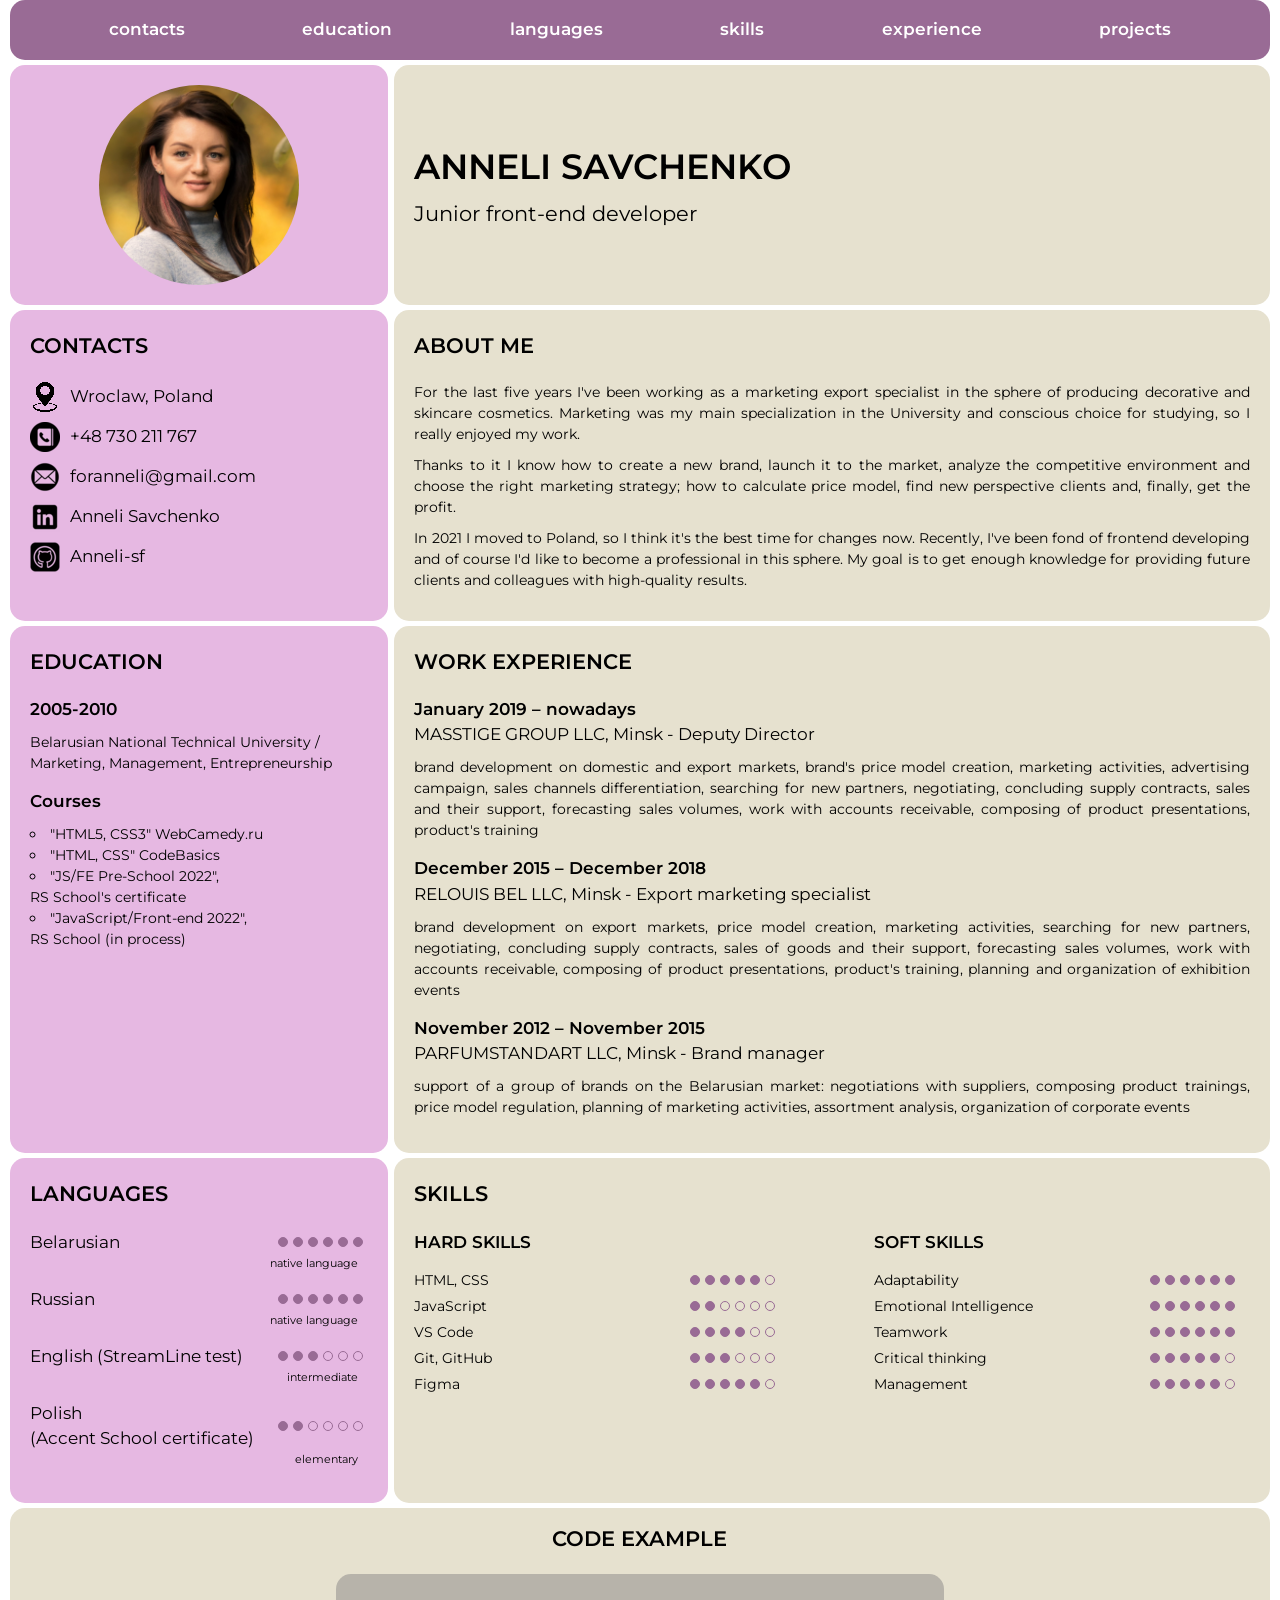
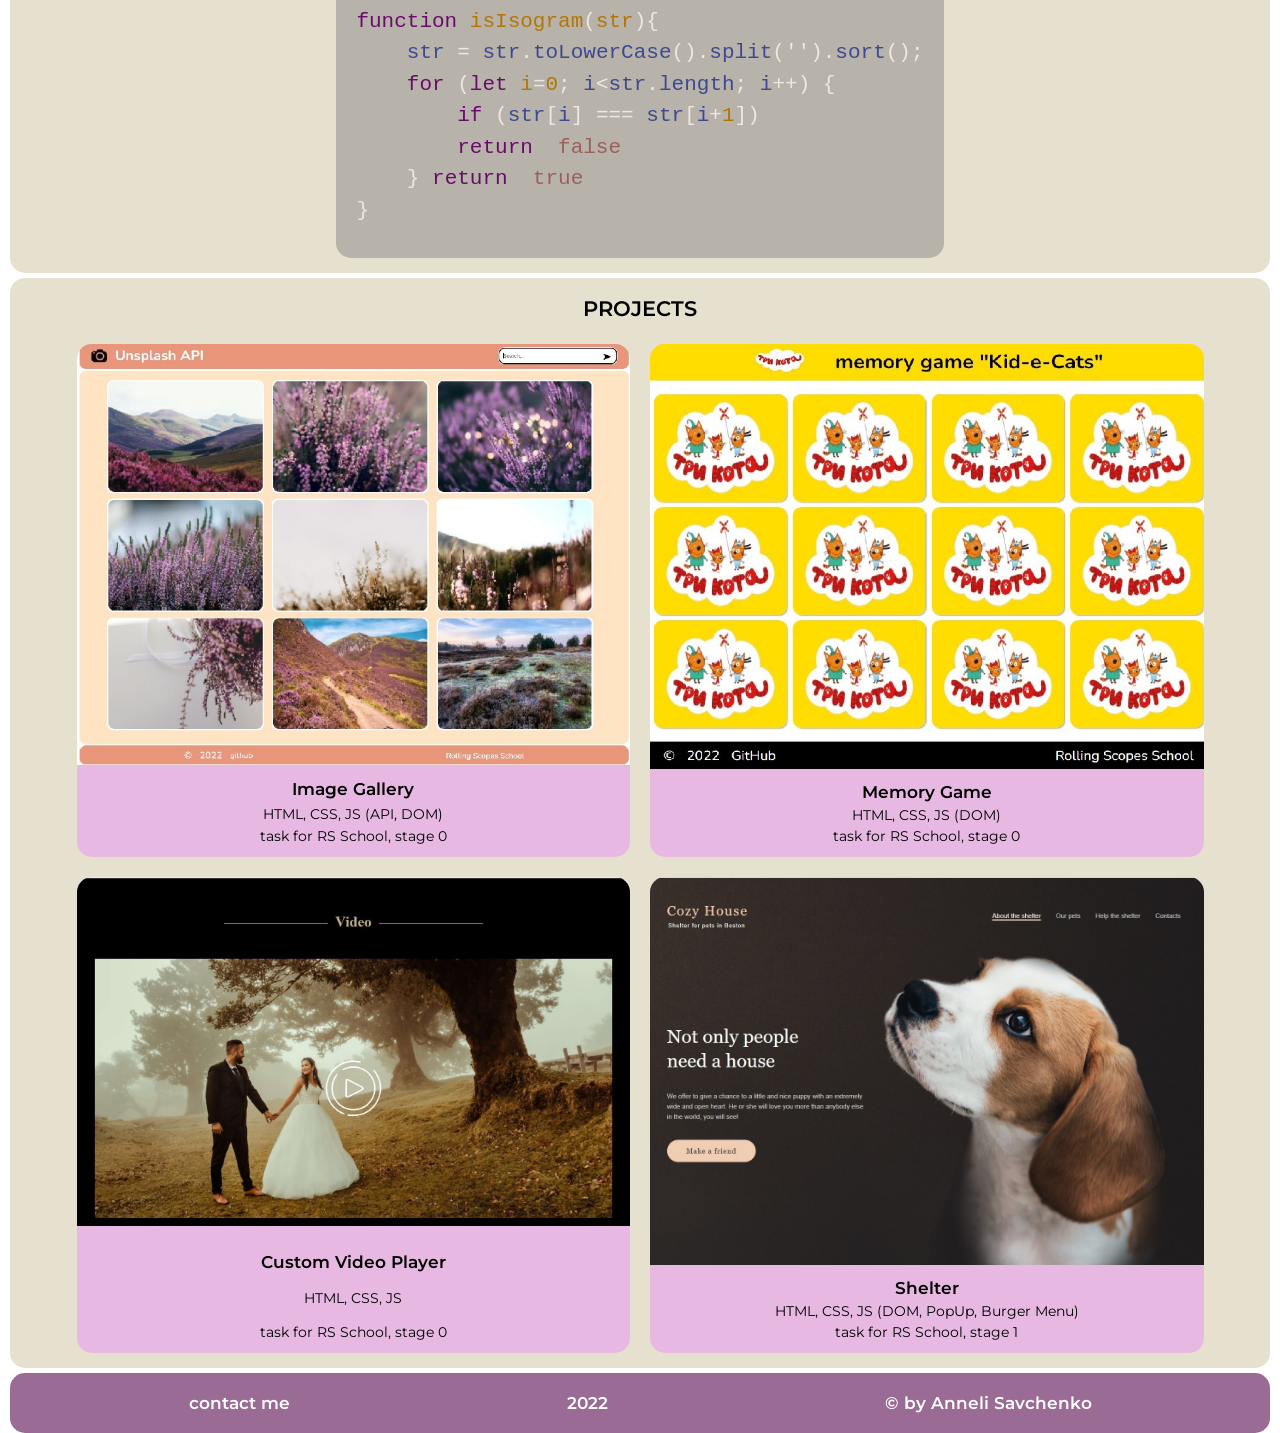
<file: index.html>
<!DOCTYPE html>
<html lang="en">
<head>
    <meta charset="UTF-8">
    <meta http-equiv="X-UA-Compatible" content="IE=edge">
    <meta name="viewport" content="width=device-width, initial-scale=1.0">
    <title>Anneli Savchenko</title>

    <link rel="preconnect" href="https://fonts.googleapis.com">
    <link rel="preconnect" href="https://fonts.gstatic.com" crossorigin>
    <link href="https://fonts.googleapis.com/css2?family=Montserrat:ital,wght@0,300;0,400;0,600;0,700;0,900;1,300;1,400;1,600;1,700;1,900&display=swap" rel="stylesheet">
    
    <link rel="stylesheet" href="./normalize.css">
    <link rel="stylesheet" href="./styles.css">
    <link rel="stylesheet" href="./media.css">

    
</head>
<body>
    <!--HEADER-->
    <header class="header">
        <div class="wrapper">
            <nav class="header-nav">

                <div class="burger-button">
                    <span></span>
                </div>

                <div class="burger-menu">
                    <ul class="header-items">
                        <li class="header-item"> <a href="#contacts">contacts</a> </li>
                        <li class="header-item"> <a href="#education">education</a> </li>
                        <li class="header-item"> <a href="#languages">languages</a> </li>
                        <li class="header-item"> <a href="#skills">skills</a> </li>
                        <li class="header-item"> <a href="#experience">experience</a> </li>
                        <li class="header-item"> <a href="#projects">projects</a> </li>
                    </ul>
                </div>
                

                
            </nav>

            
        </div>
    </header>

    <!--MAIN-->
    <main class="main">
        <div class="wrapper">
            <div class="main-info">
                <!--PROFILE-->
                <section class="profile section">
                    <div class="profile-photo article-left">
                        <img class="photo" src="./assets/photo/0X3A1362.jpg" alt="photo">
                    </div>
                    <div class="profile-position article-right">
                        <h1 class="name">ANNELI SAVCHENKO</h1>
                        <h2 class="position">Junior front-end developer</h2>
                    </div>
                </section>

                <!--ABOUT-->
                <section class="about section">
                    <div class="about-contacts article-left" id="contacts">
                        <h3 class="contacts-title title">CONTACTS</h3>
                        <div class="contacts-items">
                            <div class="contacts-item">
                                <div class="contacts-logo"><img src="./assets/icons/location.png" alt="location"></div>
                                <div class="contacts-text"><a href="https://www.google.ru/maps/place/%D0%A0%D1%8B%D0%BD%D0%BE%D1%87%D0%BD%D0%B0%D1%8F+%D0%BF%D0%BB%D0%BE%D1%89%D0%B0%D0%B4%D1%8C/@51.1269942,16.8517807,11z/data=!4m13!1m7!3m6!1s0x470fe9c2d4b58abf:0xb70956aec205e0f5!2z0JLRgNC-0YbQu9Cw0LI!3b1!8m2!3d51.1078852!4d17.0385376!3m4!1s0x470e40c57467f87b:0xe72be8d8d320d5d8!8m2!3d51.1103736!4d17.0310308" target="_blank">Wroclaw, Poland</a></div>
                            </div>
                            <div class="contacts-item">
                                <div class="contacts-logo"><img src="./assets/icons/phone.png" alt="phone"></div>
                                <div class="contacts-text"><a href="tel:+48730211767" target="_blank">+48 730 211 767</a></div>
                            </div>
                            <div class="contacts-item">
                                <div class="contacts-logo"><img src="./assets/icons/mail.png" alt="mail"></div>
                                <div class="contacts-text"><a href="mailto:foranneli@gmail.com" target="_blank">foranneli@gmail.com</a></div>
                            </div>
                            <div class="contacts-item">
                                <div class="contacts-logo"><img src="./assets/icons/linkedin.png" alt="linkedin"></div>
                                <div class="contacts-text"><a href="https://www.linkedin.com/feed/" target="_blank">Anneli Savchenko</a></div>
                            </div>
                            <div class="contacts-item">
                                <div class="contacts-logo"><img src="./assets/icons/github.png" alt="github"></div>
                                <div class="contacts-text"><a href="https://github.com/Anneli-sf" target="_blank">Anneli-sf</a></div>
                            </div>
                        </div>
                    </div>
                    <div class="about-me article-right">
                        <h3 class="about-title title">ABOUT ME</h3>
                        <p>For the last five years I've been working as a marketing export specialist in the sphere of producing decorative and skincare cosmetics. Marketing was my main specialization in the University and conscious choice for studying, so I really enjoyed my work.</p>
                        <p>Thanks to it I know how to create a new brand, launch it to the market, analyze the competitive environment and choose the right marketing strategy; how to calculate price model, find new perspective clients and, finally, get the profit.</p>
                        <p>In 2021 I moved to Poland, so I think it's the best time for changes now. Recently, I've been fond of frontend developing and of course I'd like to become a professional in this sphere. My goal is to get enough knowledge for providing future clients and colleagues with high-quality results.</p>
                    </div>
                </section>

                <!--EXPERIENCE-->
                <section class="experience section">
                    <div class="experience-education article-left" id="education">
                        <h3 class="education-title title">EDUCATION</h3>

                        <div class="education-item">
                            <h4 class="education-list-title">2005-2010</h4>
                            <p>Belarusian National Technical University / Marketing, Management, Entrepreneurship</p>
                        </div>
                        
                        <div class="education-item">
                            <h4 class="education-list-title">Courses</h4>
                        <ul>
                            <li>"HTML5, CSS3" <a href="https://webcademy.ru/index.html#free" target="_blank">WebCamedy.ru</a></li>
                            <li>"HTML, CSS" <a href="https://ru.code-basics.com/languages/html" target="_blank">CodeBasics</a></li>
                            <li>"JS/FE Pre-School 2022", <a href="https://app.rs.school/certificate/587qu66c" target="_blank">RS School's certificate</a> </li>
                            <li>"JavaScript/Front-end 2022", <a href="https://rollingscopes.com/" target="_blank">RS School (in process)</a></li>
                        </ul>
                        </div>
                        
                    </div>

                    <div class="experience-work article-right" id="experience">
                        <h3 class="work-title title">WORK EXPERIENCE</h3>
                        <div class="work-item">
                            <h4 class="work-item-title">January 2019 – nowadays</h4>
                            <h4 class="work-item-title company">MASSTIGE GROUP LLC, Minsk - Deputy Director</h4>
                            <p>brand development on domestic and export markets, brand's price model creation, marketing activities, advertising campaign,  sales channels differentiation, searching for new partners, negotiating, concluding supply contracts, sales and their support,  
                                forecasting sales volumes, work with accounts receivable, composing of product presentations, product's training
                            </p>
                        </div>

                        <div class="work-item">
                            <h4 class="work-item-title">December 2015 – December 2018</h4>
                            <h4 class="work-item-title company">RELOUIS BEL LLC, Minsk - Export marketing specialist</h4>
                            <p>brand development on export markets, price model creation, marketing activities, searching for new partners, negotiating, concluding supply contracts, sales of goods and their support, forecasting sales volumes, work with accounts receivable, composing of product presentations, 
                                product's training, planning and  organization of exhibition events
                            </p>
                        </div>

                        <div class="work-item">
                            <h4 class="work-item-title">November 2012 – November 2015</h4>
                            <h4 class="work-item-title company">PARFUMSTANDART LLC, Minsk - Brand manager</h4>
                            <p>support of a group of brands on the Belarusian market: negotiations with suppliers, composing product trainings, price model regulation, planning of marketing activities, assortment analysis, organization of  corporate events 
                            </p>
                        </div>
                        
                    </div>
                </section>

                <!--SKILLS-->
                <section class="skills section">
                    <div class="skills-languages article-left" id="languages">
                        <h3 class="languages-title title">LANGUAGES</h3>
                        <div class="languages-items">
                            <div class="languages-item">
                                <p>Belarusian</p>
                                <ul class="list">
                                    <li class="list-item"></li>
                                    <li class="list-item"></li>
                                    <li class="list-item"></li>
                                    <li class="list-item"></li>
                                    <li class="list-item"></li>
                                    <li class="list-item"></li>
                                </ul>
                            </div>
                            <div class="languages-item level">
                                <p>native language</p>
                            </div>
                        </div>

                        <div class="languages-items">
                            <div class="languages-item">
                                <p>Russian</p>
                                <ul class="list">
                                    <li class="list-item"></li>
                                    <li class="list-item"></li>
                                    <li class="list-item"></li>
                                    <li class="list-item"></li>
                                    <li class="list-item"></li>
                                    <li class="list-item"></li>
                                </ul>
                            </div>
                            <div class="languages-item level">
                                <p>native language</p>
                            </div>
                        </div>

                        <div class="languages-items">
                            <div class="languages-item">
                                <p>English (<a href="https://test.str.by/">StreamLine test</a>)</p>
                                <ul class="list">
                                    <li class="list-item"></li>
                                    <li class="list-item"></li>
                                    <li class="list-item"></li>
                                    <li class="list-item list-uncolored"></li>
                                    <li class="list-item list-uncolored"></li>
                                    <li class="list-item list-uncolored"></li>
                                </ul>
                            </div>
                            <div class="languages-item level">
                                <p>intermediate</p>
                            </div>
                        </div>

                        <div class="languages-items">
                            <div class="languages-item">
                                <p>Polish <a href="https://drive.google.com/file/d/163tl5SGwzb0Jtz5nAN6iJQBbVNNyXQbM/view?usp=sharing">(Accent School certificate)</a> </p>
                                <ul class="list">
                                    <li class="list-item"></li>
                                    <li class="list-item"></li>
                                    <li class="list-item list-uncolored"></li>
                                    <li class="list-item list-uncolored"></li>
                                    <li class="list-item list-uncolored"></li>
                                    <li class="list-item list-uncolored"></li>
                                </ul>
                            </div>
                            <div class="languages-item level">
                                <p>elementary</p>
                            </div>
                        </div>
                        
                    </div>

                    <div class="skills-items article-right" id="skills">
                        <h3 class="skills-title title">SKILLS</h3>

                        <div class="skills-section">
                            <div class="skills-section-hard">
                                <h4 class="skills-section-title">HARD SKILLS</h4>
                                
                                <ul class="skills-list">
                                    <li class="skills-list-item">
                                        <p>HTML, CSS</p>
                                        <ul class="list">
                                            <li class="list-item"></li>
                                            <li class="list-item"></li>
                                            <li class="list-item"></li>
                                            <li class="list-item"></li>
                                            <li class="list-item"></li>
                                            <li class="list-item list-uncolored"></li>
                                        </ul>   
                                    </li>
                                    <li class="skills-list-item">
                                        <p>JavaScript</p>
                                        <ul class="list">
                                            <li class="list-item"></li>
                                            <li class="list-item"></li>
                                            <li class="list-item list-uncolored"></li>
                                            <li class="list-item list-uncolored"></li>
                                            <li class="list-item list-uncolored"></li>
                                            <li class="list-item list-uncolored"></li>
                                        </ul> 
                                    </li>
                                    <li class="skills-list-item">
                                        <p>VS Code</p>
                                        <ul class="list">
                                            <li class="list-item"></li>
                                            <li class="list-item"></li>
                                            <li class="list-item"></li>
                                            <li class="list-item"></li>
                                            <li class="list-item list-uncolored"></li>
                                            <li class="list-item list-uncolored"></li>
                                        </ul> 
                                    </li>
                                    <li class="skills-list-item">
                                        <p>Git, GitHub</p>
                                        <ul class="list">
                                            <li class="list-item"></li>
                                            <li class="list-item"></li>
                                            <li class="list-item"></li>
                                            <li class="list-item list-uncolored"></li>
                                            <li class="list-item list-uncolored"></li>
                                            <li class="list-item list-uncolored"></li>
                                        </ul> 
                                    </li>
                                   
                                    <li class="skills-list-item">
                                        <p>Figma</p>
                                        <ul class="list">
                                            <li class="list-item"></li>
                                            <li class="list-item"></li>
                                            <li class="list-item"></li>
                                            <li class="list-item"></li>
                                            <li class="list-item"></li>
                                            <li class="list-item list-uncolored"></li>
                                        </ul> 
                                    </li>
                                                                   
                                </ul>
                            </div>

                            <div class="skills-section-soft">
                                <h4 class="skills-section-title">SOFT SKILLS</h4>
                                
                                <ul class="skills-list">
                                    <li class="skills-list-item">
                                        <p>Adaptability</p>
                                        <ul class="list">
                                            <li class="list-item"></li>
                                            <li class="list-item"></li>
                                            <li class="list-item"></li>
                                            <li class="list-item"></li>
                                            <li class="list-item"></li>
                                            <li class="list-item"></li>
                                        </ul>   
                                    </li>
                                    <li class="skills-list-item">
                                        <p>Emotional Intelligence</p>
                                        <ul class="list">
                                            <li class="list-item"></li>
                                            <li class="list-item"></li>
                                            <li class="list-item"></li>
                                            <li class="list-item"></li>
                                            <li class="list-item"></li>
                                            <li class="list-item"></li>
                                        </ul> 
                                    </li>
                                    <li class="skills-list-item">
                                        <p>Teamwork</p>
                                        <ul class="list">
                                            <li class="list-item"></li>
                                            <li class="list-item"></li>
                                            <li class="list-item"></li>
                                            <li class="list-item"></li>
                                            <li class="list-item"></li>
                                            <li class="list-item"></li>
                                        </ul> 
                                    </li>
                                    <li class="skills-list-item">
                                        <p>Critical thinking</p>
                                        <ul class="list">
                                            <li class="list-item"></li>
                                            <li class="list-item"></li>
                                            <li class="list-item"></li>
                                            <li class="list-item"></li>
                                            <li class="list-item"></li>
                                            <li class="list-item list-uncolored"></li>
                                        </ul> 
                                    </li>
                                    <li class="skills-list-item">
                                        <p>Management</p>
                                        <ul class="list">
                                            <li class="list-item"></li>
                                            <li class="list-item"></li>
                                            <li class="list-item"></li>
                                            <li class="list-item"></li>
                                            <li class="list-item"></li>
                                            <li class="list-item list-uncolored"></li>
                                        </ul> 
                                    </li>
                                                            
                                </ul>
                            </div>
                            
                        </div>

                    </div>
                </section>

                <!--CODE-->
                <section class="code section" id="code">
                    
                    <div class="code-example">
                        <h3 class="code-title title">CODE EXAMPLE</h3>
                        <div class="code-example-wrapper">
<pre>
<code>
<span class="violet">function </span><span class="orange">isIsogram</span>(<span class="orange">str</span>){ 
    <span class="blue">str</span> = <span class="blue">str</span>.<span class="blue">toLowerCase</span>().<span class="blue">split</span>('').<span class="blue">sort</span>();
    <span class="violet">for </span>(<span class="violet">let </span><span class="orange">i</span>=<span class="orange">0</span>; <span class="blue">i</span>&lt<span></span><span class="blue">str</span>.<span class="blue">length</span>; <span class="blue">i</span>++) {
        <span class="violet">if </span>(<span class="blue">str</span>[<span class="blue">i</span>] === <span class="blue">str</span>[<span class="blue">i</span>+<span class="orange">1</span>])
        <span class="violet">return </span> <span class="red">false</span>
    } <span class="violet">return </span> <span class="red">true</span>
}                            
</code>
</pre>
                        </div>                       
                    </div>
                </section>

                <!--PROJECTS-->
                <section class="projects section" id="projects">
                    <h3 class="projects-title title">PROJECTS</h3>
                    <div class="projects-items">
                       
                        <div class="projects-item">
                            <a href="https://rolling-scopes-school.github.io/anneli-sf-JSFEPRESCHOOL/imagegallery/" target="_blank">
                                <img src="./assets/projects/imagegallery.jpg" alt="imagegallery">
                            </a>
                            <h3 class="project-item-title">Image Gallery</h3>
                            <p>HTML, CSS, JS (API, DOM)</p>
                            <p>task for RS School, stage 0</p>

                        </div>

                        <div class="projects-item">
                            <a href="https://rolling-scopes-school.github.io/anneli-sf-JSFEPRESCHOOL/memorygame/" target="_blank">
                                <img src="./assets/projects/memorygame.jpg" alt="memorygame">
                            </a>
                            <h3 class="project-item-title">Memory Game</h3>
                            <p>HTML, CSS, JS (DOM)</p>
                            <p>task for RS School, stage 0</p>
                        </div>

                        <div class="projects-item">
                            <a href="https://rolling-scopes-school.github.io/anneli-sf-JSFEPRESCHOOL/portfolio/customvideo/" target="_blank">
                                <img src="./assets/projects/customvideoplayer.jpg" alt="videoplayer">
                            </a>
                            <h3 class="project-item-title">Custom Video Player</h3>
                            <p>HTML, CSS, JS</p>
                            <p>task for RS School, stage 0</p>
                        </div>

                        <div class="projects-item">
                            <a href="https://rolling-scopes-school.github.io/anneli-sf-JSFE2022Q1/shelter/pages/main/index.html" target="_blank">
                                <img src="./assets/projects/shelter.jpg" alt="shelter">
                            </a>
                            <h3 class="project-item-title">Shelter</h3>
                            <p>HTML, CSS, JS (DOM, PopUp, Burger Menu)</p>
                            <p>task for RS School, stage 1</p>
                        </div>
                        
                    </div>
                </section>
                
            </div>
        </div>
    </main>

    <!--FOOTER-->
    <footer class="footer">
        <div class="wrapper">
            <nav class="footer-nav">
                <ul class="footer-items">
                    <li class="footer-item"> <a href="mailto:foranneli@gmail.com" target="_blank">contact me</a> </li>
                    <li class="footer-item"> 2022 </li>
                    <li class="footer-item"> &#169 by Anneli Savchenko </li>
                </ul>
            </nav>
        </div>
    </footer>

    <script src="./script.js"></script>

</body>
</html>
</file>
<file: styles.css>
.wrapper {
    margin: 0 auto;
    max-width: 1280px;
    width: 100%;
    padding: 0 10px;
}

a {
    display: inline-block;
    line-height: 1;
}

a:after {
    display: block;
    content: "";
    height: 1px;
    width: 0%;
    -webkit-transition: width .3s ease-in-out;
    -moz--transition: width .3s ease-in-out;
    transition: width .3s ease-in-out;
}

a:hover:after,
a:focus:after {
    width: 100%;
}

.header {
    /* margin-bottom: 5px; */
    position: absolute;
    width: 100%;
}

.header-nav, 
.footer-nav {
    padding: 0 20px;
    height: 60px;
    display: flex;
    align-items: center;    
    
    background-color: #996B95;
    border-radius: 15px;
}

.header-items, 
.footer-items {
    padding: 0 20px;
    display: flex;
    justify-content: space-around;
    align-items: center;
    width: 100%;
    
}

.header-item a, 
.footer-item a,
.footer-item {
    font-size: 1.2rem;
    font-weight: 600;
    color: #ffffff;
}

.header-item a:after,
.footer-item a:after {
    background-color: #ffffff;
}

.header-item a:visited, 
.footer-item a:visited {
    color: #ffffff;
}

.burger-button {
    display: none;
}

.burger-menu {
    width: 100%;
}

.main {
    padding-top: 65px;
}

.main-info {
    margin: 0 auto;
    display: flex;
    flex-direction: column;

}

.section {
    display: flex;
    justify-content: center;
    gap: 0.5%;
    margin-bottom: 5px;
    
}

.article-left {
    background-color: #E6B8E2;
    border-radius: 15px;
    padding: 20px;
    flex: 1 0 30%;
}

.article-right {
    background-color: #E6E1CF;
    border-radius: 15px;
    padding: 20px;
    flex: 1 0 69.5%;
}

.title {
    margin-bottom: 20px;
    font-size: 1.5rem;
    font-weight: 600;
}

.profile-photo {
    display: flex;
    justify-content: center;
    align-items: center;
}

.photo {
    width: 200px;
    height: 200px;
    border-radius: 100px;
}

.profile-position {
    display: flex;
    flex-direction: column;
    justify-content: center;
    align-items: left;
}

.name {
    margin-bottom: 5px;
    font-size: 2.5rem;
    font-weight: 600;
}

.position {
    font-size: 1.5rem;
}

.contacts-items {
    display: flex;
    flex-direction: column;
}

.contacts-item {
    margin-bottom: 10px;
    display: flex;
}

.contacts-logo {
    margin-right: 10px;
    width: 30px;
}

.contacts-logo img{
    display: block;
    margin-left: auto;
    margin-right: auto;
}

.contacts-text {
    display: flex;
    align-items: center;
    font-size: 1.2rem;
}

.contacts-text a:after,
.contacts-text a:after,
.education-item a:after,
.languages-item a:after {
    background-color: #000000;
}

.about-me p{
    margin-bottom: 10px;
    text-align: justify;
}

.experience {
}
.experience-education,
.education-item {
    display: flex;
    flex-direction: column;
    justify-content: left;
}

.education-item,
.work-item {
    margin-bottom: 15px;
}

.education-list-title {
    margin-bottom: 10px;
    font-size: 1.2rem;
    font-weight: 600;
}

.education-item ul li {
    list-style-type: circle; 
    list-style-position: inside;  
}

.work-item-title {
    font-size: 1.2rem;
    font-weight: 600;
}

.work-item p {
    text-align: justify;
}

.company {
    margin-bottom: 10px;
    font-weight: inherit;
}

.languages-items {
    margin-bottom: 15px;
    display: flex;
    flex-direction: column;
}

.languages-item {
    display: flex;
    justify-content: space-between;
}

.languages-item:last-child {
    justify-content: right;
}

.languages-item p {
    font-size: 1.2rem;
    margin-right: 10px;
}

.level p {
    font-size: 0.8rem;
}

.list {
    list-style: none;
    display: flex;
    align-items: center;
}

.list-item {
    margin-right: 5px;
    width: 10px;
    height: 10px;
    border-radius: 50%;
    border: 1px solid;
    background-color:#996B95;
    border-color: #996B95;
}

.list-uncolored {
    background-color: transparent;
}

.skills-section {
    display: flex;
    justify-content: space-between;
}

.skills-section-hard,
.skills-section-soft {
    display: flex;
    flex-direction: column;
    width: 45%;
}

.skills-section-title {
    margin-bottom: 15px;
    font-size: 1.2rem;
    font-weight: 600;
}

.skills-list {
    display: flex;
    flex-direction: column;
    list-style: none;
}

.skills-list-item {
    margin-bottom: 5px;
    margin-right: 10px;
    display: flex;
    justify-content: space-between;
}

.code {
    padding: 15px;
    background-color: #E6E1CF;
    border-radius: 15px;
}


.code-example {
    margin: 0 auto;
}

.code-example-wrapper {
    padding: 0 20px;
    background-color: #8684847e;
    border-radius: 15px;
}

.code-title {
    text-align: center;
}

pre {
    font-size: 1.5rem;
    
}

code { 
    color: #efe6e6;
}

.violet {
    color: #690c69;
}

.orange {
    color: #b27607;
}

.blue {
    color: rgba(10, 26, 133, 0.696);
}

.red {
    color: #800d0d7f;
}

.projects {
    padding: 15px;
    background-color: #E6E1CF;
    border-radius: 15px;
    display: flex;
    flex-direction: column;
}

.projects-title {
    margin: 0 auto;
    margin-bottom: 20px;
}

.projects-items {
    display: flex;
    flex-wrap: wrap;
    justify-content: center;
    gap: 20px;
 
}

.projects-item {
    padding-bottom: 10px;
    display: flex;
    flex-direction: column;
    align-items: center;
    justify-content: space-between;
    width: 45%;

    background-color: #E6B8E2;
    border-radius: 15px;
}

.project-item-title {
    margin: 0 5px;
    font-size: 1.2rem;
    font-weight: 600;
    text-align: center;
}

.projects-item img {
    margin-bottom: 10px;
    border-top-left-radius: 15px;
    border-top-right-radius: 15px;
    width: 100%;
    transition: 1s;
}

.projects-item img:hover {
    transform:scale(1.1); 
    -webkit-transform:scale(1.1);
    -moz-transform:scale(1.1);
    -o-transform:scale(1.1);
    margin-top: -30px;
    box-shadow: 0 10px 15px rgba(0,0,0,0.5);
    z-index: 200; 
    border-radius: 15px;
}

.projects-item p {
    text-align: center;
    margin: 0 5px;
}
</file>
<file: media.css>
/*--------------------- 900 px ----------------------*/
@media (max-width: 900px) {

    .section {
        flex-wrap: wrap;
        gap: 5px;
    }

    .name,
    .position {
        margin: 0 auto;
    }

    .contacts-title {
        text-align: center;
    }

    .about-contacts {
        display: flex;
        flex-direction: column;
        align-items: center;
    }

}

/*--------------------- 768 px ----------------------*/
@media (max-width: 768px) {
    html {
        font-size: 12px;
    }

    .burger-menu {
        margin: 0 10px;
        display: flex;
        flex-direction: column;
        position: absolute;
        top: 0px;
        left: -100%;
        width: 80%;
        height: 100vh;
        border-radius: 15px;

        background-color: #996B95;
        overflow: auto;
        transition: all 0.7s ease-in;
        cursor: pointer;
       
    }

    .burger-menu.open {
        left: 0px;
        transition: all 0.7s ease-in;
    }

    .shadow {
        box-shadow: 0 0 0 9999px rgba(0,0,0, 0.5);
    }

    .scroll-inactive {
        overflow: hidden;
    }

    .header-items {
        padding-top: 70px;
        display: flex;
        flex-direction: column;
        align-items: flex-start;
        width: 90%;
        position: relative;
    }

    .header-item {
        margin-bottom: 20px;
    }
 
    .header-item a {
        font-size: 2rem;
    }

    .burger-button {
        width: 30px;
        height: 25px;
        display: block;
        position: relative;
        cursor: pointer;
        z-index: 5;
    }

    .burger-button::before,
    .burger-button::after,
    .burger-button span {
        margin: 0 auto;
        background-color: #ffffff;
        height: 2px;
        width: 100%;
        position: absolute;
        transition: 0.5s;
    }

    .burger-button::before,
    .burger-button::after {
        content: '';
    }

    .burger-button::before {
        top: 5px;
    }

    .burger-button::after {
        bottom: 2px;
    }

    .burger-button span {
        bottom: 10px;
    }

    .burger-button.open:before,
    .burger-button.open:after,
    .burger-button.open span {
        transform: rotate(-90deg);
        top: 50%; 
        transition: 0.5s;
    }

    .burger-button.open:before {
        left: -35%;
        transition: 0.5s;
    }
        
    .burger-button.open:after {
        right: -34%;
        transition: 0.5s;
    }
}


/*--------------------- 560 px ----------------------*/
@media (max-width: 560px) {
    .name {
        text-align: center;
    }

    .skills-section {
       flex-direction: column;
    }

    .skills-section-hard {
        margin-bottom: 15px;
        width: auto;
    }

    .skills-section-soft {
        width: auto;
    }

    .code-example {
        max-width: 100%;
    }

    pre {
        
        font-size: 1.2rem;
    }

    .projects-item p {
        font-size: 0.8rem;
    }

}


/*--------------------- 460 px ----------------------*/
@media (max-width: 460px) {
    pre {
        font-size: 0.8rem;
    }

    .projects-item {
        width: 90%;
    }
    
    .footer-nav {
        height: 80px;
    }

    .footer-items {
        flex-direction: column;
        justify-content: space-around;
    }

}

/*--------------------- 330 px ----------------------*/
@media (max-width: 330px) {
    pre {
        font-size: 0.7rem;
    }
}
</file>
